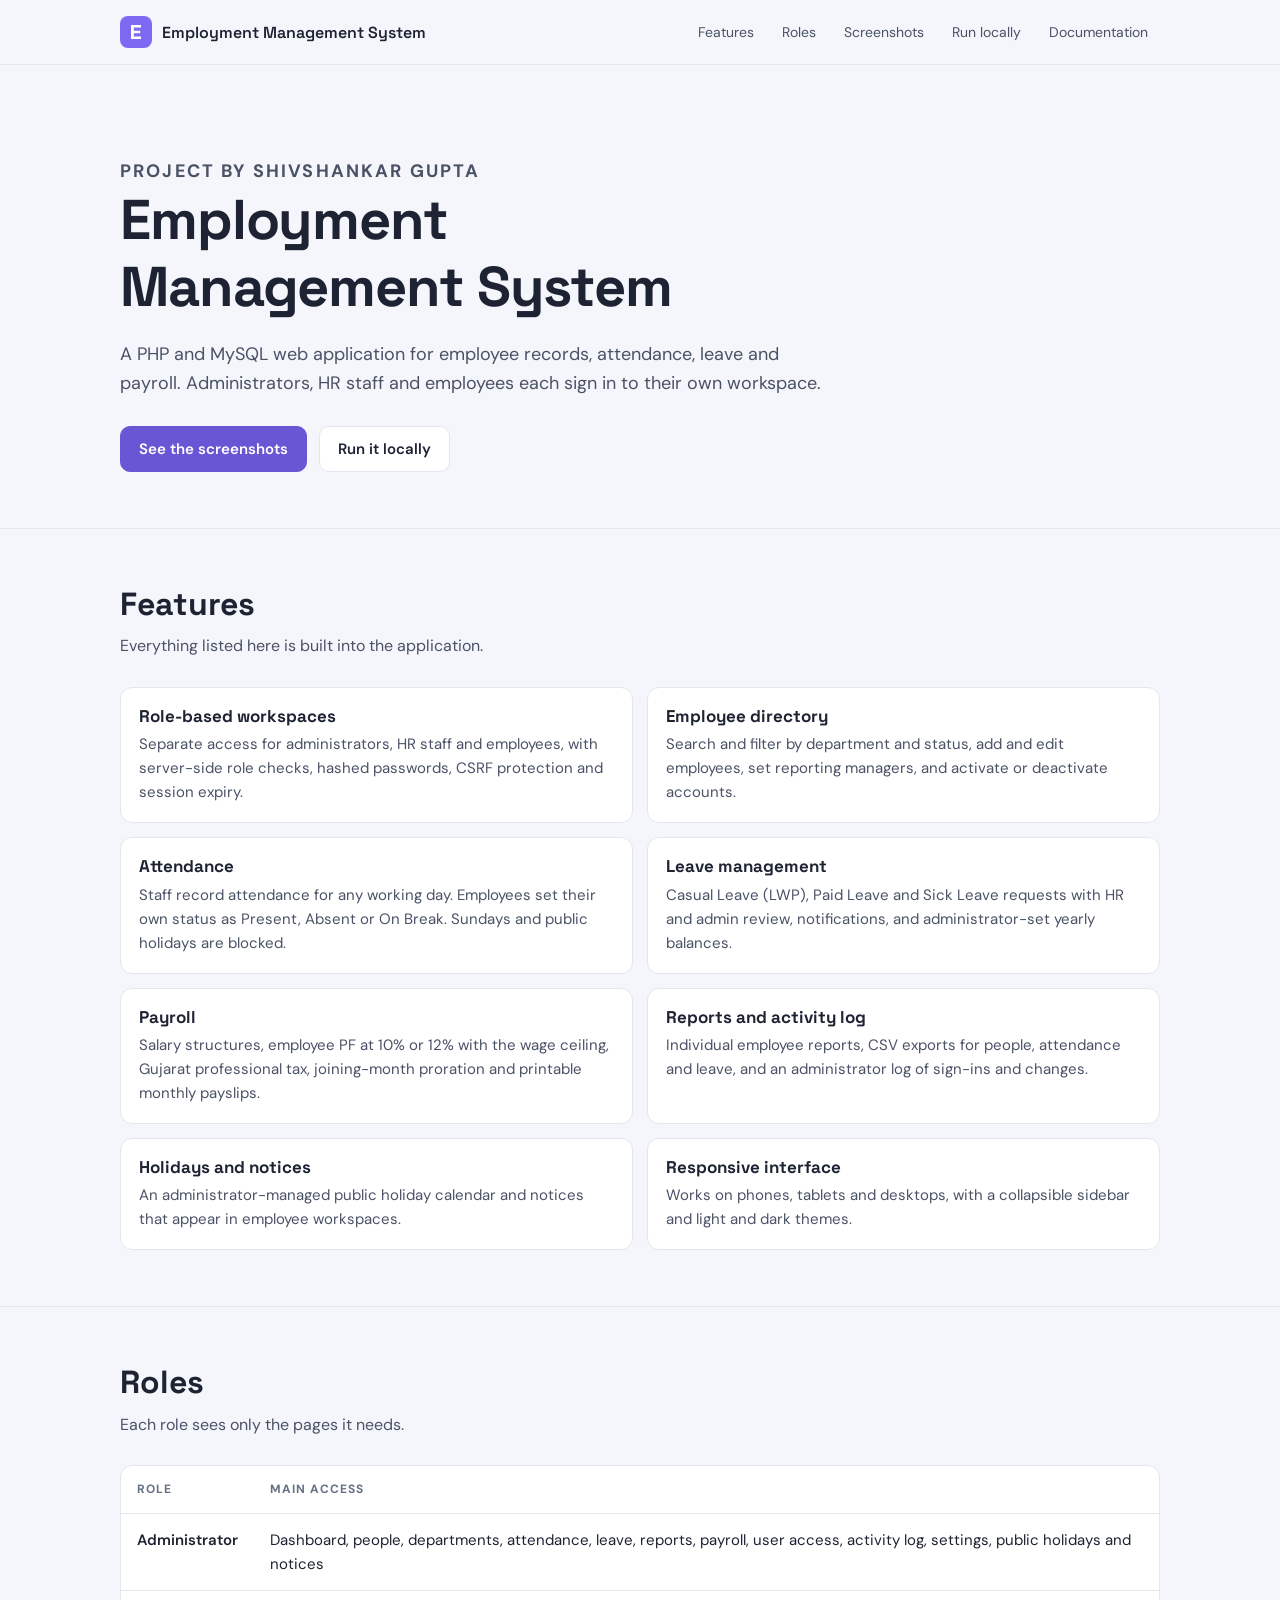
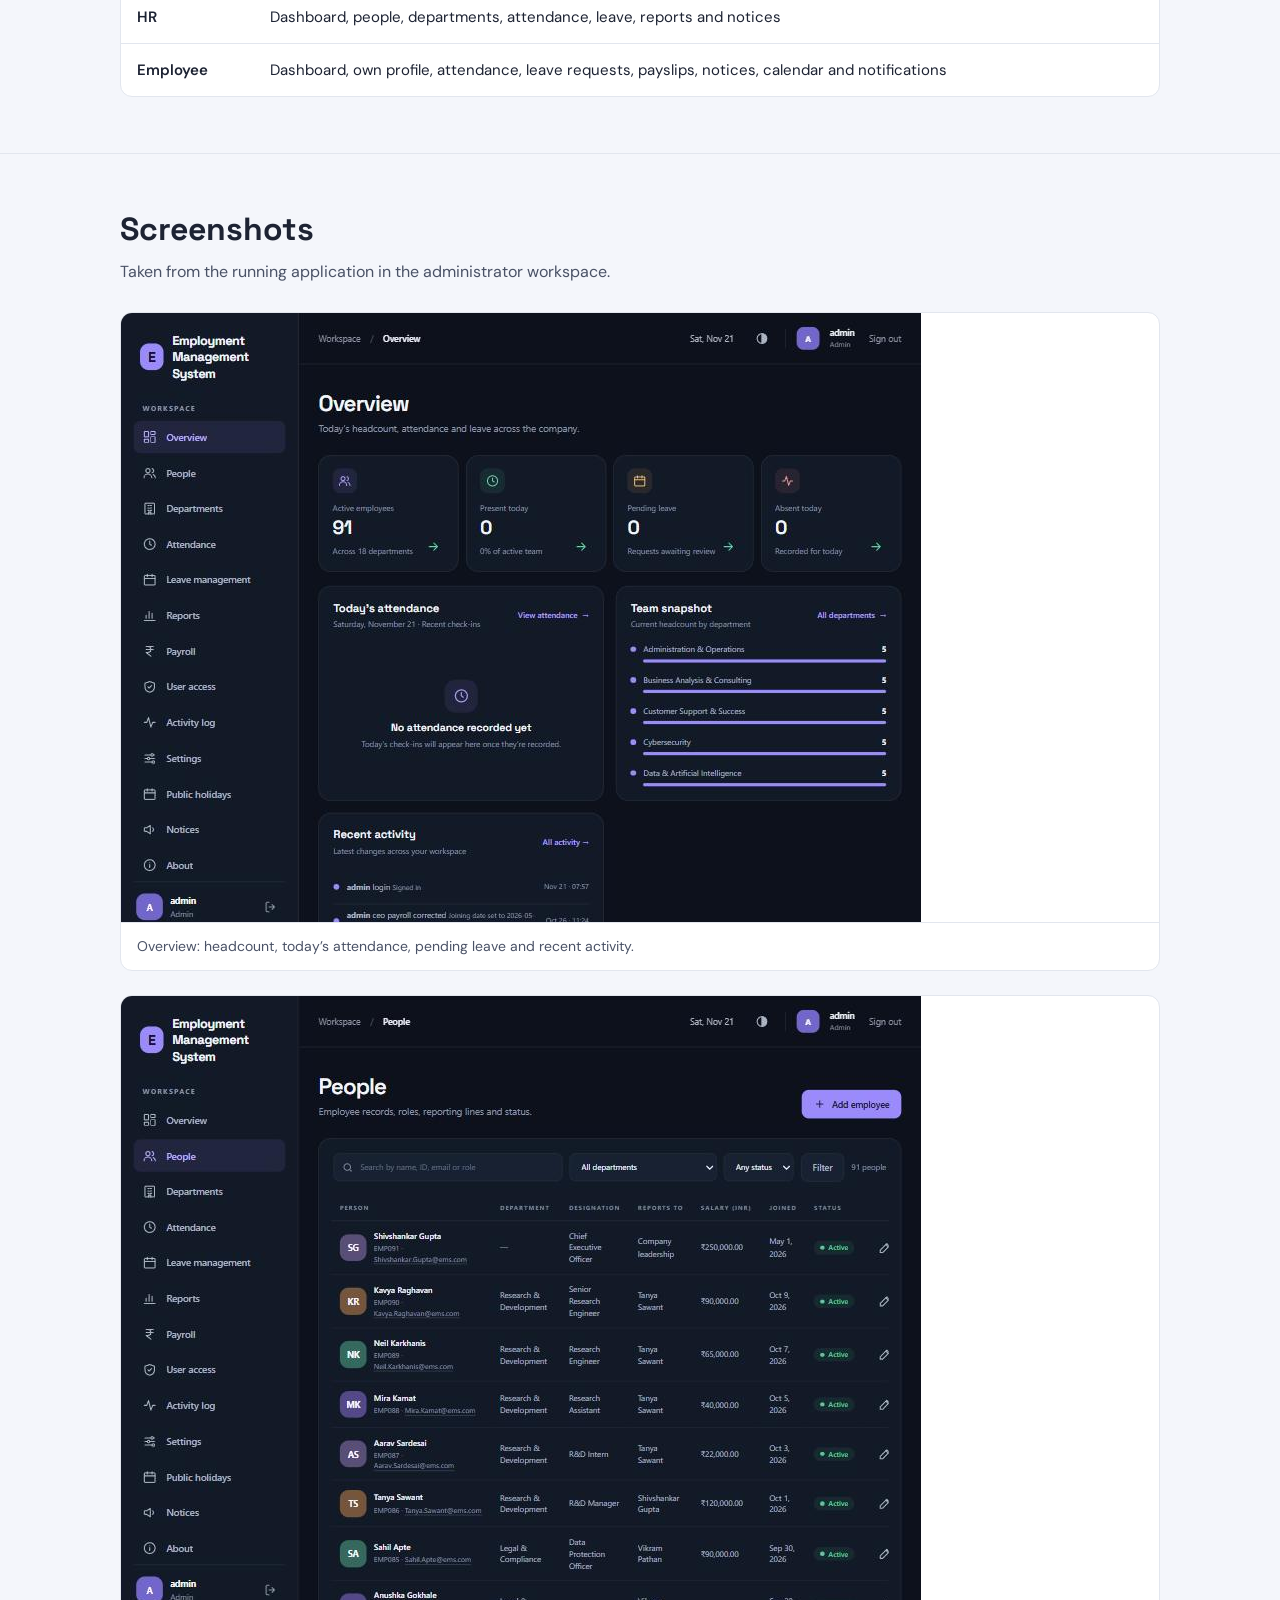
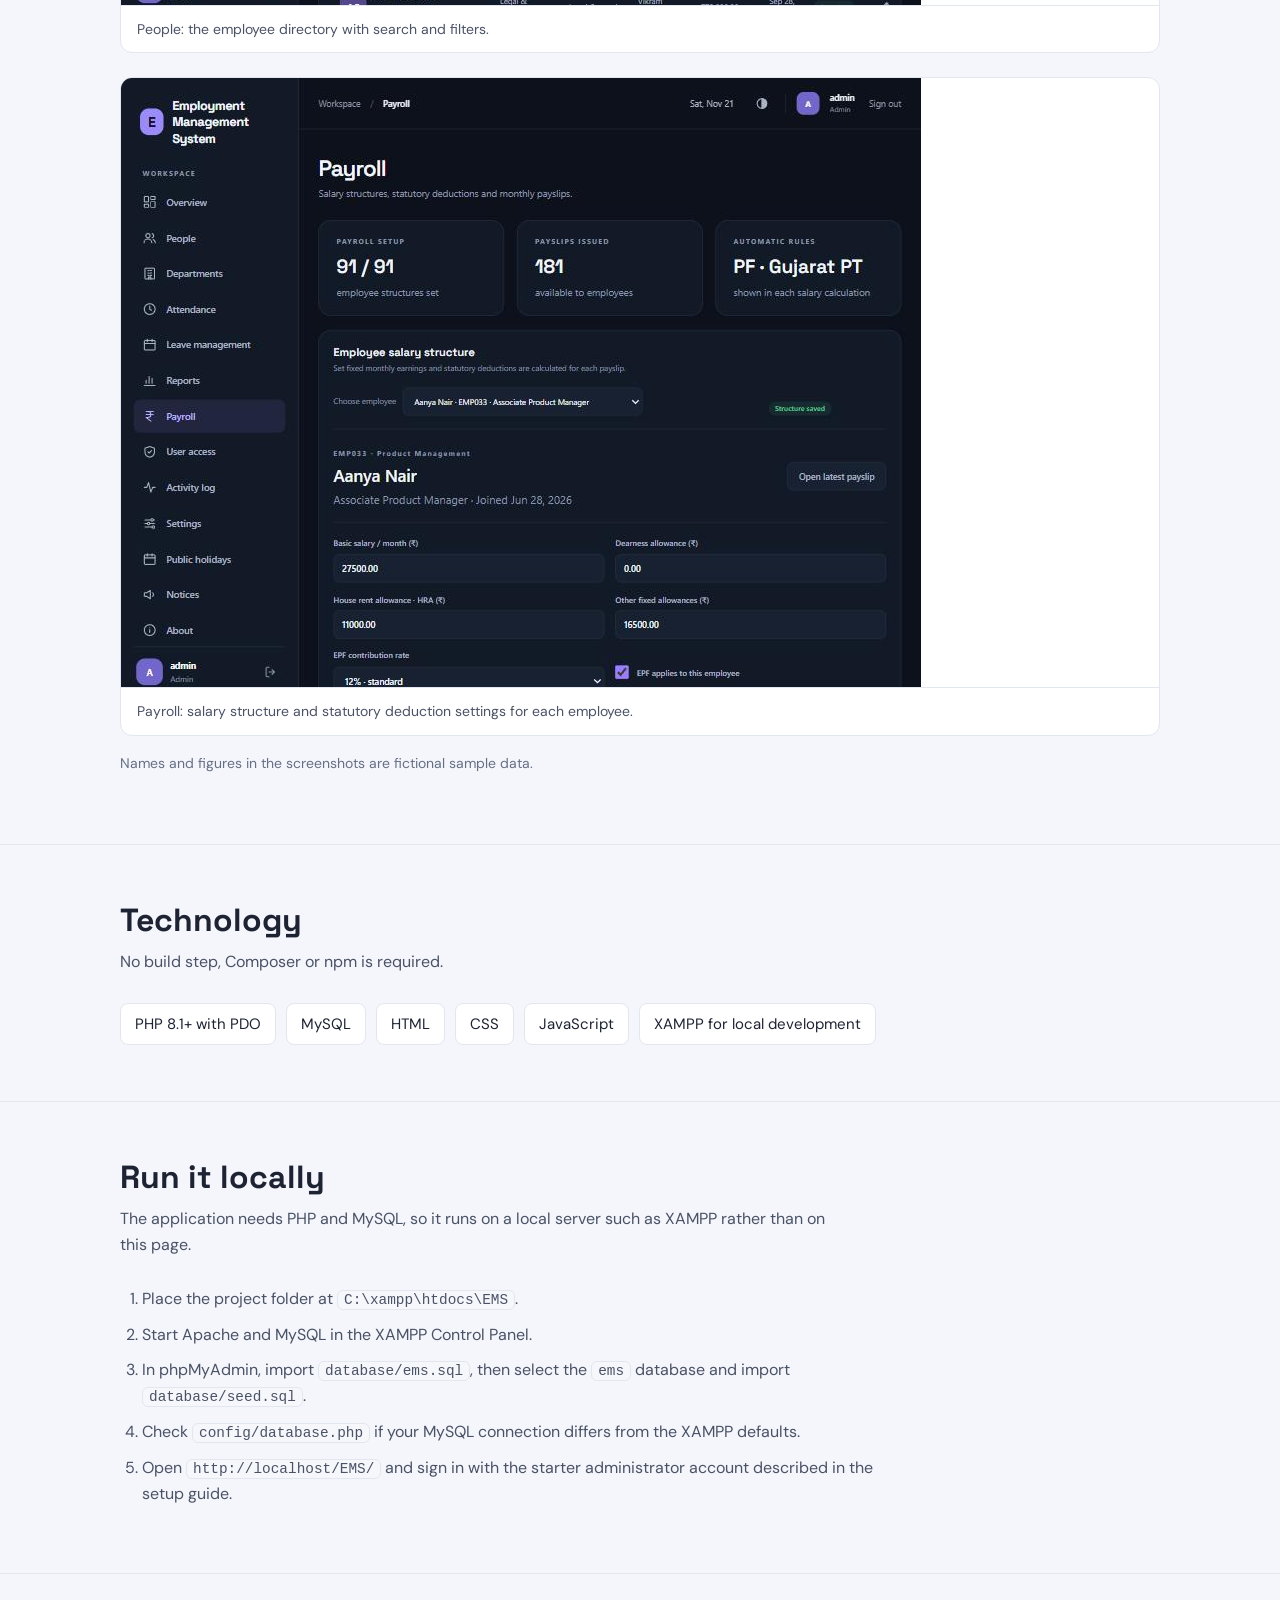
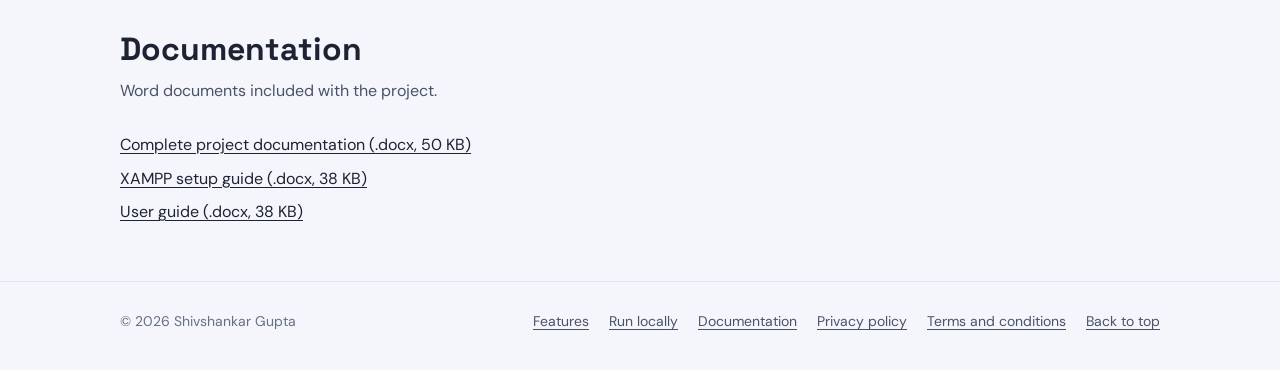
<file: index.html>
<!doctype html>
<html lang="en">
<head>
  <meta charset="utf-8">
  <meta name="viewport" content="width=device-width, initial-scale=1">
  <title>Employment Management System · Project by Shivshankar Gupta</title>
  <meta name="description" content="Employment Management System is a PHP and MySQL web application for employee records, attendance, leave and payroll, with separate workspaces for administrators, HR staff and employees.">
  <link rel="icon" href="assets/img/favicon.svg" type="image/svg+xml">
  <link rel="preconnect" href="https://fonts.googleapis.com">
  <link href="https://fonts.googleapis.com/css2?family=DM+Sans:wght@400;500;600;700&family=Space+Grotesk:wght@500;600;700&display=swap" rel="stylesheet">
  <link rel="stylesheet" href="assets/css/site.css">
</head>
<body>
<a class="skip" href="#main">Skip to content</a>
<header class="site-header">
  <div class="wrap header-row">
    <a class="brand" href="#top" aria-label="Employment Management System, back to top"><img src="assets/img/favicon.svg" alt="" width="32" height="32">Employment Management System</a>
    <button class="menu-button" id="menu-button" type="button" aria-expanded="false" aria-controls="site-nav">
      <svg viewBox="0 0 24 24" fill="none" stroke="currentColor" stroke-width="1.8" stroke-linecap="round" aria-hidden="true"><path d="M4 7h16M4 12h16M4 17h16"/></svg>
      <span>Menu</span>
    </button>
    <nav class="site-nav" id="site-nav" aria-label="Main">
      <ul>
        <li><a href="#features">Features</a></li>
        <li><a href="#roles">Roles</a></li>
        <li><a href="#screenshots">Screenshots</a></li>
        <li><a href="#run">Run locally</a></li>
        <li><a href="#docs">Documentation</a></li>
      </ul>
    </nav>
  </div>
</header>

<main id="main">
  <div id="top" class="hero">
    <div class="wrap">
      <p class="eyebrow">Project by Shivshankar Gupta</p>
      <h1>Employment Management System</h1>
      <p>A PHP and MySQL web application for employee records, attendance, leave and payroll. Administrators, HR staff and employees each sign in to their own workspace.</p>
      <div class="actions">
        <a class="button primary" href="#screenshots">See the screenshots</a>
        <a class="button" href="#run">Run it locally</a>
      </div>
    </div>
  </div>

  <section class="block" id="features" aria-labelledby="features-title">
    <div class="wrap">
      <h2 id="features-title">Features</h2>
      <p class="lead">Everything listed here is built into the application.</p>
      <ul class="feature-grid">
        <li><h3>Role-based workspaces</h3><p>Separate access for administrators, HR staff and employees, with server-side role checks, hashed passwords, CSRF protection and session expiry.</p></li>
        <li><h3>Employee directory</h3><p>Search and filter by department and status, add and edit employees, set reporting managers, and activate or deactivate accounts.</p></li>
        <li><h3>Attendance</h3><p>Staff record attendance for any working day. Employees set their own status as Present, Absent or On Break. Sundays and public holidays are blocked.</p></li>
        <li><h3>Leave management</h3><p>Casual Leave (LWP), Paid Leave and Sick Leave requests with HR and admin review, notifications, and administrator-set yearly balances.</p></li>
        <li><h3>Payroll</h3><p>Salary structures, employee PF at 10% or 12% with the wage ceiling, Gujarat professional tax, joining-month proration and printable monthly payslips.</p></li>
        <li><h3>Reports and activity log</h3><p>Individual employee reports, CSV exports for people, attendance and leave, and an administrator log of sign-ins and changes.</p></li>
        <li><h3>Holidays and notices</h3><p>An administrator-managed public holiday calendar and notices that appear in employee workspaces.</p></li>
        <li><h3>Responsive interface</h3><p>Works on phones, tablets and desktops, with a collapsible sidebar and light and dark themes.</p></li>
      </ul>
    </div>
  </section>

  <section class="block" id="roles" aria-labelledby="roles-title">
    <div class="wrap">
      <h2 id="roles-title">Roles</h2>
      <p class="lead">Each role sees only the pages it needs.</p>
      <div class="table-wrap">
        <table>
          <thead><tr><th scope="col">Role</th><th scope="col">Main access</th></tr></thead>
          <tbody>
            <tr><td>Administrator</td><td>Dashboard, people, departments, attendance, leave, reports, payroll, user access, activity log, settings, public holidays and notices</td></tr>
            <tr><td>HR</td><td>Dashboard, people, departments, attendance, leave, reports and notices</td></tr>
            <tr><td>Employee</td><td>Dashboard, own profile, attendance, leave requests, payslips, notices, calendar and notifications</td></tr>
          </tbody>
        </table>
      </div>
    </div>
  </section>

  <section class="block" id="screenshots" aria-labelledby="screens-title">
    <div class="wrap">
      <h2 id="screens-title">Screenshots</h2>
      <p class="lead">Taken from the running application in the administrator workspace.</p>
      <div class="shots">
        <figure><img src="assets/img/screen-dashboard.jpg" width="800" height="609" loading="lazy" alt="Administrator overview page showing active employees, attendance, pending leave, team headcount by department and recent activity."><figcaption>Overview: headcount, today’s attendance, pending leave and recent activity.</figcaption></figure>
        <figure><img src="assets/img/screen-people.jpg" width="800" height="609" loading="lazy" alt="People page listing employees with department, designation, manager, salary, joining date and status."><figcaption>People: the employee directory with search and filters.</figcaption></figure>
        <figure><img src="assets/img/screen-payroll.jpg" width="800" height="609" loading="lazy" alt="Payroll page showing payroll setup totals and an employee salary structure form."><figcaption>Payroll: salary structure and statutory deduction settings for each employee.</figcaption></figure>
      </div>
      <p class="note">Names and figures in the screenshots are fictional sample data.</p>
    </div>
  </section>

  <section class="block" id="tech" aria-labelledby="tech-title">
    <div class="wrap">
      <h2 id="tech-title">Technology</h2>
      <p class="lead">No build step, Composer or npm is required.</p>
      <ul class="tech">
        <li>PHP 8.1+ with PDO</li>
        <li>MySQL</li>
        <li>HTML</li>
        <li>CSS</li>
        <li>JavaScript</li>
        <li>XAMPP for local development</li>
      </ul>
    </div>
  </section>

  <section class="block" id="run" aria-labelledby="run-title">
    <div class="wrap">
      <h2 id="run-title">Run it locally</h2>
      <p class="lead">The application needs PHP and MySQL, so it runs on a local server such as XAMPP rather than on this page.</p>
      <ol class="steps">
        <li>Place the project folder at <code>C:\xampp\htdocs\EMS</code>.</li>
        <li>Start Apache and MySQL in the XAMPP Control Panel.</li>
        <li>In phpMyAdmin, import <code>database/ems.sql</code>, then select the <code>ems</code> database and import <code>database/seed.sql</code>.</li>
        <li>Check <code>config/database.php</code> if your MySQL connection differs from the XAMPP defaults.</li>
        <li>Open <code>http://localhost/EMS/</code> and sign in with the starter administrator account described in the setup guide.</li>
      </ol>
    </div>
  </section>

  <section class="block" id="docs" aria-labelledby="docs-title">
    <div class="wrap">
      <h2 id="docs-title">Documentation</h2>
      <p class="lead">Word documents included with the project.</p>
      <ul class="doc-list">
        <li><a href="docs/EMS_Complete_Project_Documentation.docx">Complete project documentation (.docx, 50 KB)</a></li>
        <li><a href="docs/EMS_XAMPP_Setup_Guide.docx">XAMPP setup guide (.docx, 38 KB)</a></li>
        <li><a href="docs/EMS_User_Guide.docx">User guide (.docx, 38 KB)</a></li>
      </ul>
    </div>
  </section>
</main>

<footer class="site-footer">
  <div class="wrap footer-row">
    <span>© <span id="year">2026</span> Shivshankar Gupta</span>
    <nav aria-label="Footer">
      <a href="#features">Features</a>
      <a href="#run">Run locally</a>
      <a href="#docs">Documentation</a>
      <a href="privacy.html">Privacy policy</a>
      <a href="terms.html">Terms and conditions</a>
      <a href="#top">Back to top</a>
    </nav>
  </div>
</footer>

<script>
  (function(){
    var button=document.getElementById('menu-button'),nav=document.getElementById('site-nav');
    function setOpen(open){nav.classList.toggle('open',open);button.setAttribute('aria-expanded',open?'true':'false')}
    button.addEventListener('click',function(){setOpen(!nav.classList.contains('open'))});
    nav.addEventListener('click',function(e){if(e.target.closest('a'))setOpen(false)});
    document.addEventListener('keydown',function(e){if(e.key==='Escape')setOpen(false)});
    window.addEventListener('resize',function(){if(window.innerWidth>760)setOpen(false)});
    document.getElementById('year').textContent=new Date().getFullYear();
  })();
</script>
</body>
</html>
</file>
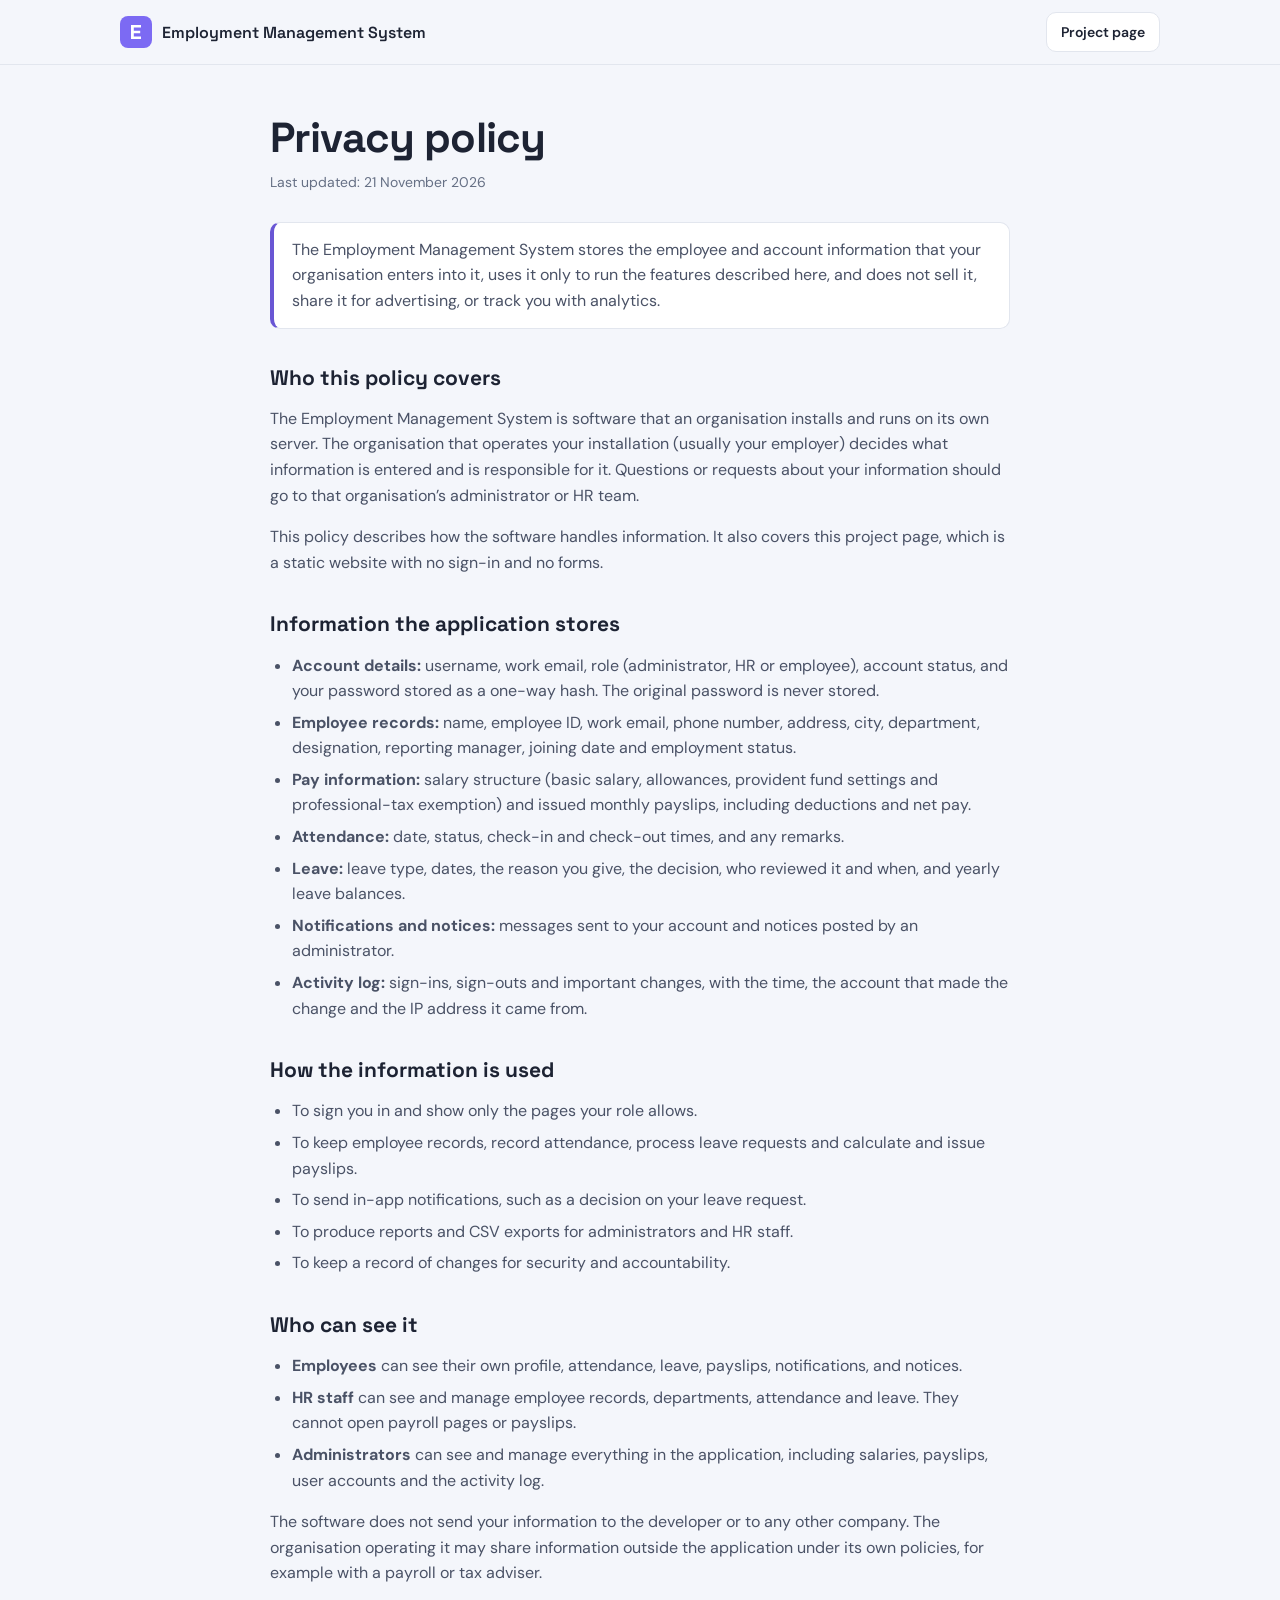
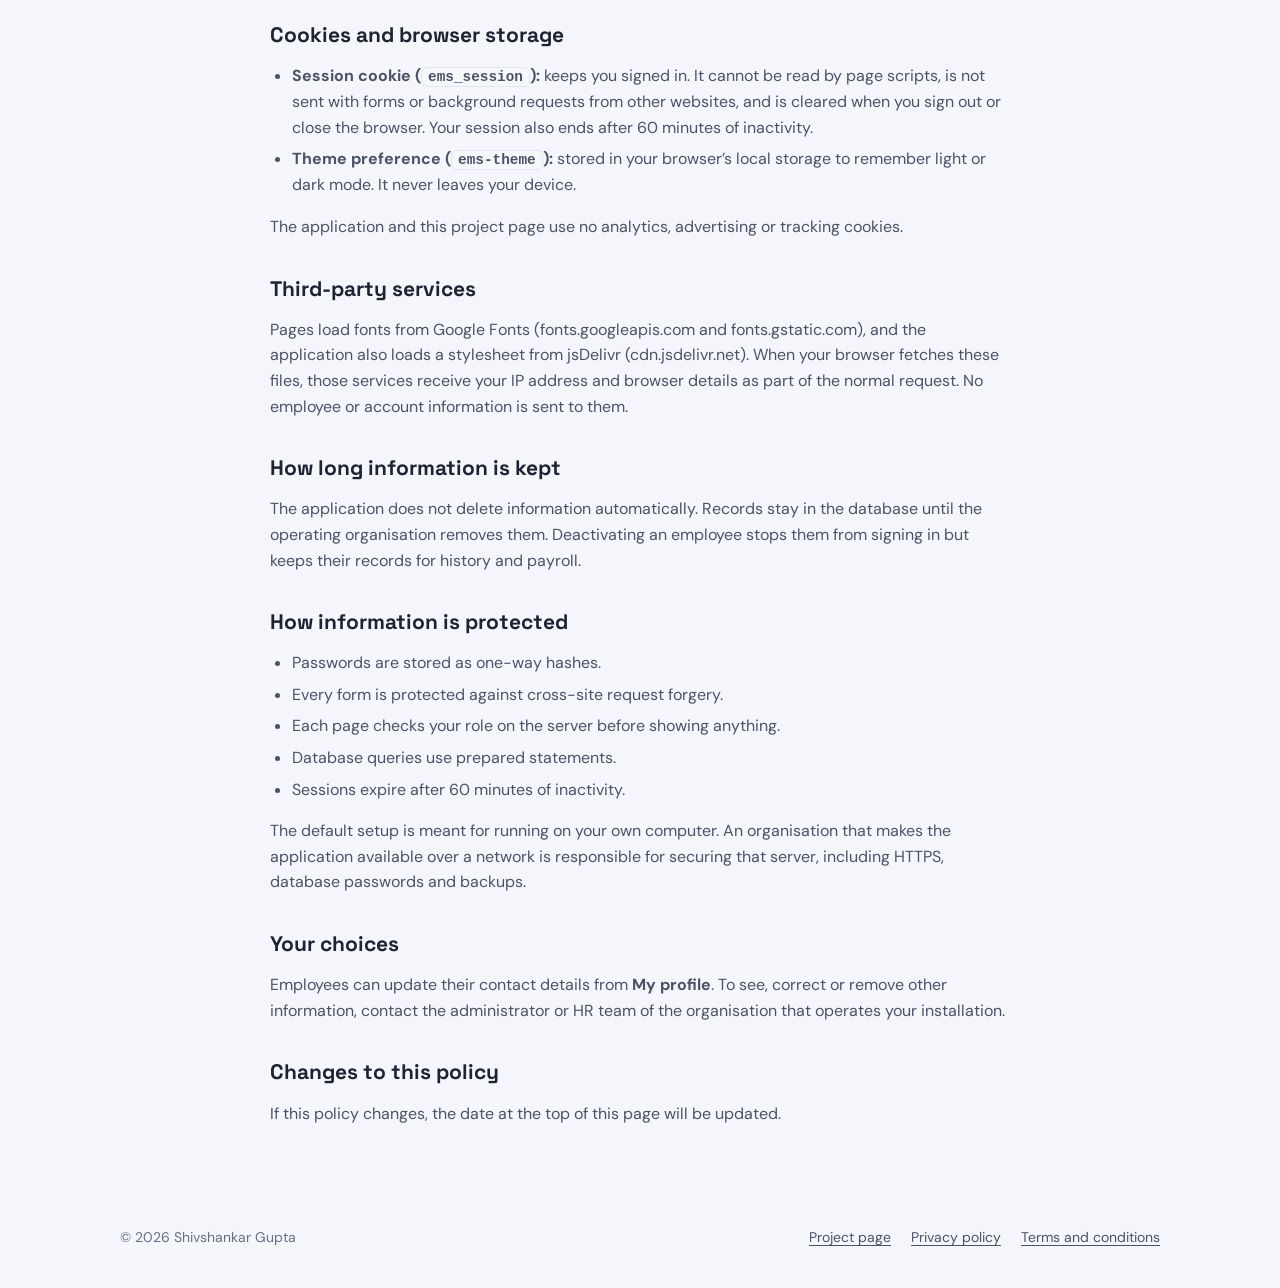
<file: privacy.html>
<!doctype html>
<html lang="en">
<head>
  <meta charset="utf-8">
  <meta name="viewport" content="width=device-width, initial-scale=1">
  <title>Privacy policy · Employment Management System</title>
  <meta name="description" content="How the Employment Management System collects, uses, stores and protects employee and account information.">
  <link rel="icon" href="assets/img/favicon.svg" type="image/svg+xml">
  <link rel="preconnect" href="https://fonts.googleapis.com">
  <link href="https://fonts.googleapis.com/css2?family=DM+Sans:wght@400;500;600;700&family=Space+Grotesk:wght@500;600;700&display=swap" rel="stylesheet">
  <link rel="stylesheet" href="assets/css/site.css">
</head>
<body>
<a class="skip" href="#main">Skip to content</a>
<header class="site-header">
  <div class="wrap header-row">
    <a class="brand" href="index.html" aria-label="Employment Management System, project page"><img src="assets/img/favicon.svg" alt="" width="32" height="32">Employment Management System</a>
    <nav aria-label="Main"><a class="button" href="index.html">Project page</a></nav>
  </div>
</header>

<main id="main" class="legal">
  <div class="wrap">
    <h1>Privacy policy</h1>
    <p class="updated">Last updated: 21 November 2026</p>

    <div class="summary"><p>The Employment Management System stores the employee and account information that your organisation enters into it, uses it only to run the features described here, and does not sell it, share it for advertising, or track you with analytics.</p></div>

    <h2>Who this policy covers</h2>
    <p>The Employment Management System is software that an organisation installs and runs on its own server. The organisation that operates your installation (usually your employer) decides what information is entered and is responsible for it. Questions or requests about your information should go to that organisation’s administrator or HR team.</p>
    <p>This policy describes how the software handles information. It also covers this project page, which is a static website with no sign-in and no forms.</p>

    <h2>Information the application stores</h2>
    <ul>
      <li><b>Account details:</b> username, work email, role (administrator, HR or employee), account status, and your password stored as a one-way hash. The original password is never stored.</li>
      <li><b>Employee records:</b> name, employee ID, work email, phone number, address, city, department, designation, reporting manager, joining date and employment status.</li>
      <li><b>Pay information:</b> salary structure (basic salary, allowances, provident fund settings and professional-tax exemption) and issued monthly payslips, including deductions and net pay.</li>
      <li><b>Attendance:</b> date, status, check-in and check-out times, and any remarks.</li>
      <li><b>Leave:</b> leave type, dates, the reason you give, the decision, who reviewed it and when, and yearly leave balances.</li>
      <li><b>Notifications and notices:</b> messages sent to your account and notices posted by an administrator.</li>
      <li><b>Activity log:</b> sign-ins, sign-outs and important changes, with the time, the account that made the change and the IP address it came from.</li>
    </ul>

    <h2>How the information is used</h2>
    <ul>
      <li>To sign you in and show only the pages your role allows.</li>
      <li>To keep employee records, record attendance, process leave requests and calculate and issue payslips.</li>
      <li>To send in-app notifications, such as a decision on your leave request.</li>
      <li>To produce reports and CSV exports for administrators and HR staff.</li>
      <li>To keep a record of changes for security and accountability.</li>
    </ul>

    <h2>Who can see it</h2>
    <ul>
      <li><b>Employees</b> can see their own profile, attendance, leave, payslips, notifications, and notices.</li>
      <li><b>HR staff</b> can see and manage employee records, departments, attendance and leave. They cannot open payroll pages or payslips.</li>
      <li><b>Administrators</b> can see and manage everything in the application, including salaries, payslips, user accounts and the activity log.</li>
    </ul>
    <p>The software does not send your information to the developer or to any other company. The organisation operating it may share information outside the application under its own policies, for example with a payroll or tax adviser.</p>

    <h2>Cookies and browser storage</h2>
    <ul>
      <li><b>Session cookie (<code>ems_session</code>):</b> keeps you signed in. It cannot be read by page scripts, is not sent with forms or background requests from other websites, and is cleared when you sign out or close the browser. Your session also ends after 60 minutes of inactivity.</li>
      <li><b>Theme preference (<code>ems-theme</code>):</b> stored in your browser’s local storage to remember light or dark mode. It never leaves your device.</li>
    </ul>
    <p>The application and this project page use no analytics, advertising or tracking cookies.</p>

    <h2>Third-party services</h2>
    <p>Pages load fonts from Google Fonts (fonts.googleapis.com and fonts.gstatic.com), and the application also loads a stylesheet from jsDelivr (cdn.jsdelivr.net). When your browser fetches these files, those services receive your IP address and browser details as part of the normal request. No employee or account information is sent to them.</p>

    <h2>How long information is kept</h2>
    <p>The application does not delete information automatically. Records stay in the database until the operating organisation removes them. Deactivating an employee stops them from signing in but keeps their records for history and payroll.</p>

    <h2>How information is protected</h2>
    <ul>
      <li>Passwords are stored as one-way hashes.</li>
      <li>Every form is protected against cross-site request forgery.</li>
      <li>Each page checks your role on the server before showing anything.</li>
      <li>Database queries use prepared statements.</li>
      <li>Sessions expire after 60 minutes of inactivity.</li>
    </ul>
    <p>The default setup is meant for running on your own computer. An organisation that makes the application available over a network is responsible for securing that server, including HTTPS, database passwords and backups.</p>

    <h2>Your choices</h2>
    <p>Employees can update their contact details from <b>My profile</b>. To see, correct or remove other information, contact the administrator or HR team of the organisation that operates your installation.</p>

    <h2>Changes to this policy</h2>
    <p>If this policy changes, the date at the top of this page will be updated.</p>
  </div>
</main>

<footer class="site-footer">
  <div class="wrap footer-row">
    <span>© <span id="year">2026</span> Shivshankar Gupta</span>
    <nav aria-label="Footer">
      <a href="index.html">Project page</a>
      <a href="privacy.html" aria-current="page">Privacy policy</a>
      <a href="terms.html">Terms and conditions</a>
    </nav>
  </div>
</footer>
<script>document.getElementById('year').textContent=new Date().getFullYear();</script>
</body>
</html>
</file>
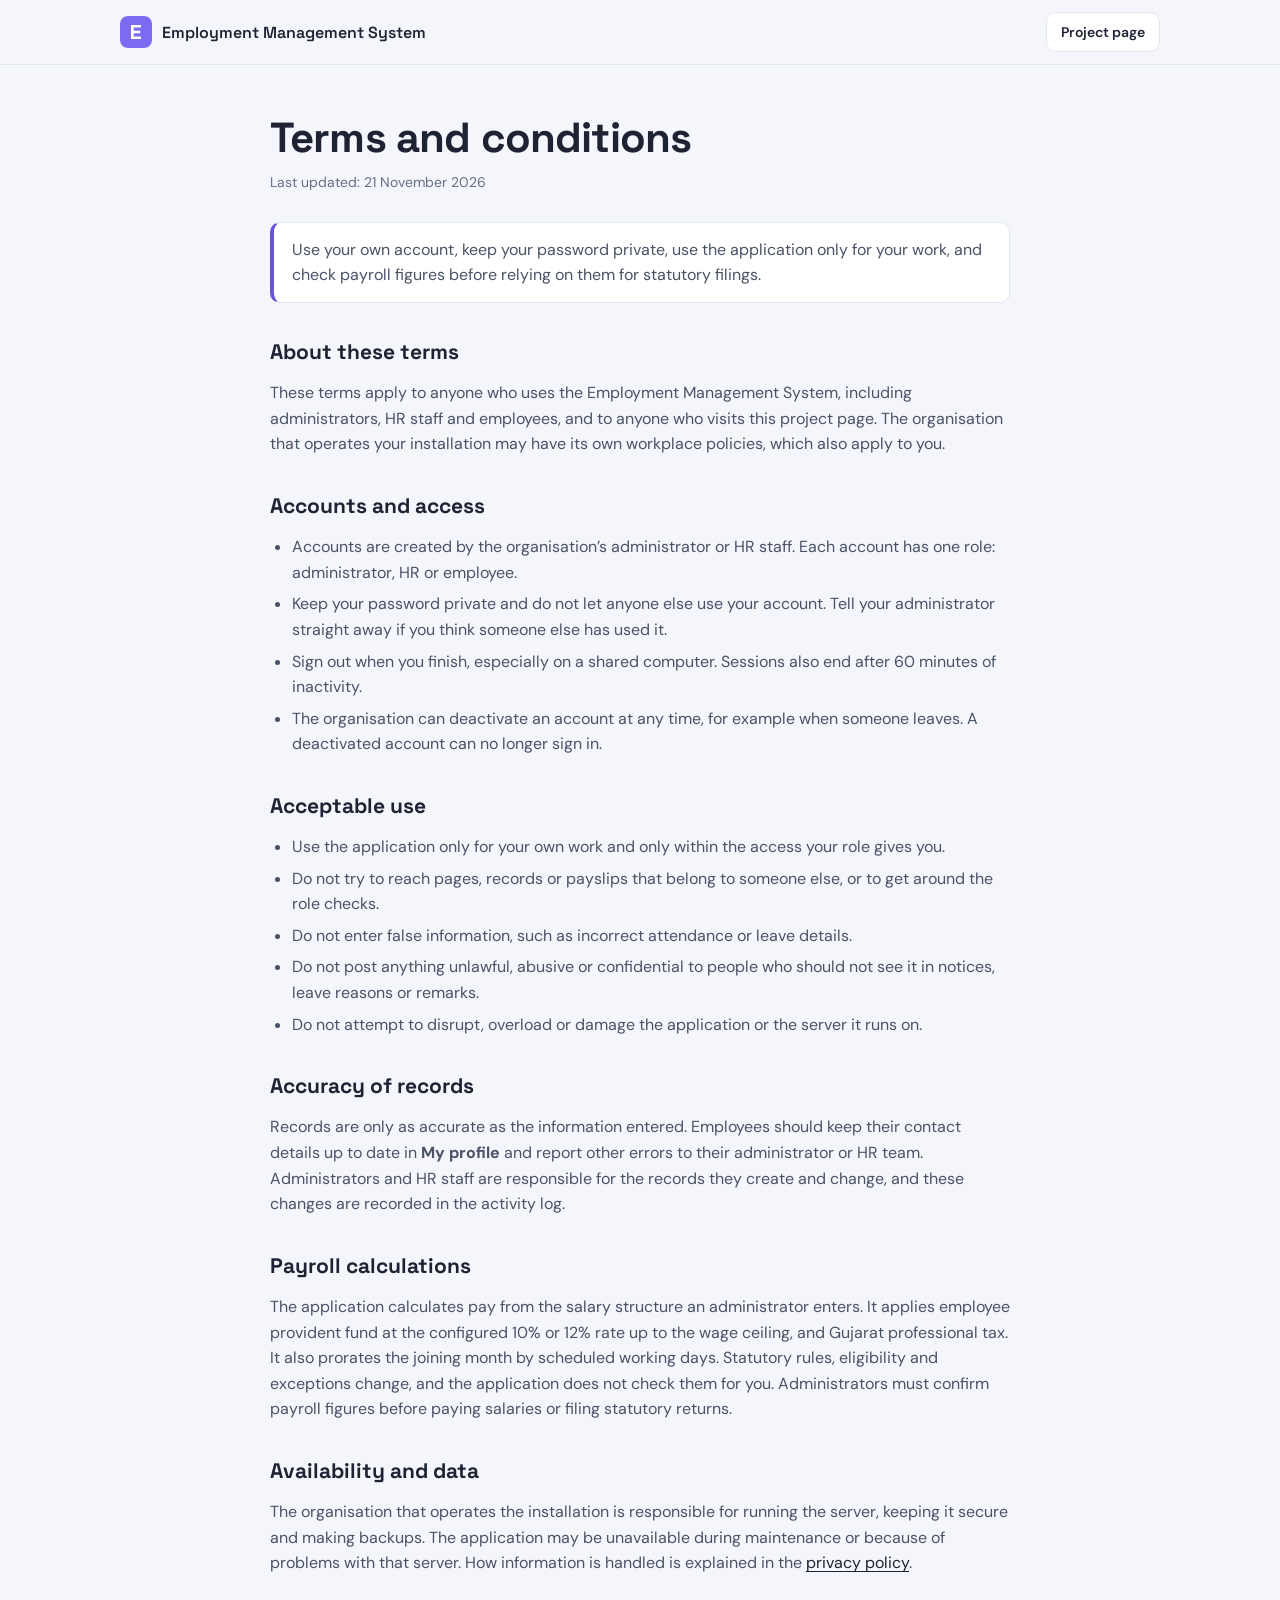
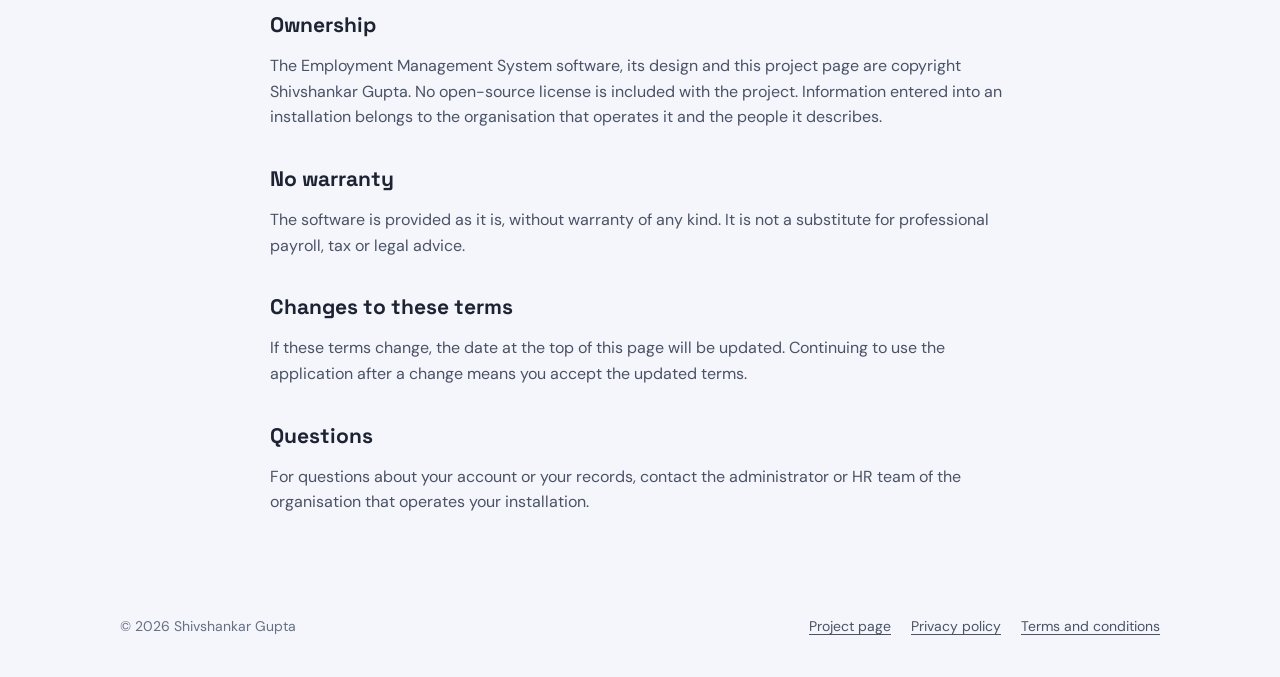
<file: terms.html>
<!doctype html>
<html lang="en">
<head>
  <meta charset="utf-8">
  <meta name="viewport" content="width=device-width, initial-scale=1">
  <title>Terms and conditions · Employment Management System</title>
  <meta name="description" content="Terms for using the Employment Management System, including accounts, acceptable use, payroll calculations and ownership.">
  <link rel="icon" href="assets/img/favicon.svg" type="image/svg+xml">
  <link rel="preconnect" href="https://fonts.googleapis.com">
  <link href="https://fonts.googleapis.com/css2?family=DM+Sans:wght@400;500;600;700&family=Space+Grotesk:wght@500;600;700&display=swap" rel="stylesheet">
  <link rel="stylesheet" href="assets/css/site.css">
</head>
<body>
<a class="skip" href="#main">Skip to content</a>
<header class="site-header">
  <div class="wrap header-row">
    <a class="brand" href="index.html" aria-label="Employment Management System, project page"><img src="assets/img/favicon.svg" alt="" width="32" height="32">Employment Management System</a>
    <nav aria-label="Main"><a class="button" href="index.html">Project page</a></nav>
  </div>
</header>

<main id="main" class="legal">
  <div class="wrap">
    <h1>Terms and conditions</h1>
    <p class="updated">Last updated: 21 November 2026</p>

    <div class="summary"><p>Use your own account, keep your password private, use the application only for your work, and check payroll figures before relying on them for statutory filings.</p></div>

    <h2>About these terms</h2>
    <p>These terms apply to anyone who uses the Employment Management System, including administrators, HR staff and employees, and to anyone who visits this project page. The organisation that operates your installation may have its own workplace policies, which also apply to you.</p>

    <h2>Accounts and access</h2>
    <ul>
      <li>Accounts are created by the organisation’s administrator or HR staff. Each account has one role: administrator, HR or employee.</li>
      <li>Keep your password private and do not let anyone else use your account. Tell your administrator straight away if you think someone else has used it.</li>
      <li>Sign out when you finish, especially on a shared computer. Sessions also end after 60 minutes of inactivity.</li>
      <li>The organisation can deactivate an account at any time, for example when someone leaves. A deactivated account can no longer sign in.</li>
    </ul>

    <h2>Acceptable use</h2>
    <ul>
      <li>Use the application only for your own work and only within the access your role gives you.</li>
      <li>Do not try to reach pages, records or payslips that belong to someone else, or to get around the role checks.</li>
      <li>Do not enter false information, such as incorrect attendance or leave details.</li>
      <li>Do not post anything unlawful, abusive or confidential to people who should not see it in notices, leave reasons or remarks.</li>
      <li>Do not attempt to disrupt, overload or damage the application or the server it runs on.</li>
    </ul>

    <h2>Accuracy of records</h2>
    <p>Records are only as accurate as the information entered. Employees should keep their contact details up to date in <b>My profile</b> and report other errors to their administrator or HR team. Administrators and HR staff are responsible for the records they create and change, and these changes are recorded in the activity log.</p>

    <h2>Payroll calculations</h2>
    <p>The application calculates pay from the salary structure an administrator enters. It applies employee provident fund at the configured 10% or 12% rate up to the wage ceiling, and Gujarat professional tax. It also prorates the joining month by scheduled working days. Statutory rules, eligibility and exceptions change, and the application does not check them for you. Administrators must confirm payroll figures before paying salaries or filing statutory returns.</p>

    <h2>Availability and data</h2>
    <p>The organisation that operates the installation is responsible for running the server, keeping it secure and making backups. The application may be unavailable during maintenance or because of problems with that server. How information is handled is explained in the <a href="privacy.html">privacy policy</a>.</p>

    <h2>Ownership</h2>
    <p>The Employment Management System software, its design and this project page are copyright Shivshankar Gupta. No open-source license is included with the project. Information entered into an installation belongs to the organisation that operates it and the people it describes.</p>

    <h2>No warranty</h2>
    <p>The software is provided as it is, without warranty of any kind. It is not a substitute for professional payroll, tax or legal advice.</p>

    <h2>Changes to these terms</h2>
    <p>If these terms change, the date at the top of this page will be updated. Continuing to use the application after a change means you accept the updated terms.</p>

    <h2>Questions</h2>
    <p>For questions about your account or your records, contact the administrator or HR team of the organisation that operates your installation.</p>
  </div>
</main>

<footer class="site-footer">
  <div class="wrap footer-row">
    <span>© <span id="year">2026</span> Shivshankar Gupta</span>
    <nav aria-label="Footer">
      <a href="index.html">Project page</a>
      <a href="privacy.html">Privacy policy</a>
      <a href="terms.html" aria-current="page">Terms and conditions</a>
    </nav>
  </div>
</footer>
<script>document.getElementById('year').textContent=new Date().getFullYear();</script>
</body>
</html>
</file>
<file: assets/css/site.css>
:root{color-scheme:dark;--bg:#0d111b;--panel:#131a27;--panel2:#172131;--line:#252e3e;--text:#f2f5fa;--muted:#8f9ab0;--soft:#b3bccb;--accent:#9b8afb;--accent-ink:#171329}
@media (prefers-color-scheme: light){:root{color-scheme:light;--bg:#f4f6fb;--panel:#ffffff;--panel2:#f6f7fb;--line:#e2e6ee;--text:#1d2333;--muted:#667085;--soft:#4a5266;--accent:#6956d4;--accent-ink:#ffffff}}
*{box-sizing:border-box}
html{scroll-padding-top:72px}
body{margin:0;background:var(--bg);color:var(--text);font:16px/1.6 'DM Sans',system-ui,-apple-system,'Segoe UI',sans-serif;overflow-x:hidden}
img{max-width:100%;height:auto;display:block}
a{color:inherit}
h1,h2,h3{font-family:'Space Grotesk','DM Sans',sans-serif;line-height:1.2;margin:0}
.wrap{width:min(1080px,100%);margin:0 auto;padding:0 20px}
.skip{position:absolute;left:-999px;top:8px;background:var(--panel);padding:8px 12px;border-radius:8px;z-index:20}.skip:focus{left:12px}
a:focus-visible,button:focus-visible{outline:2px solid var(--accent);outline-offset:3px;border-radius:4px}

.site-header{position:sticky;top:0;z-index:10;background:var(--bg);border-bottom:1px solid var(--line)}
.header-row{display:flex;align-items:center;justify-content:space-between;gap:16px;height:64px}
.brand{display:flex;align-items:center;gap:10px;text-decoration:none;font:600 16px 'Space Grotesk',sans-serif}
.brand img{width:32px;height:32px}
.menu-button{display:none;align-items:center;gap:8px;border:1px solid var(--line);background:var(--panel);color:var(--text);border-radius:8px;padding:8px 12px;font:inherit;font-size:14px;cursor:pointer}
.menu-button svg{width:18px;height:18px}
.site-nav ul{display:flex;gap:4px;list-style:none;margin:0;padding:0}
.site-nav a{display:block;padding:8px 12px;border-radius:8px;text-decoration:none;color:var(--soft);font-size:14px}
.site-nav a:hover{background:var(--panel);color:var(--text)}

.hero{padding:72px 0 56px;border-bottom:1px solid var(--line)}
.eyebrow{font-size:12px;font-weight:700;letter-spacing:.12em;text-transform:uppercase;color:var(--accent);margin:0 0 12px}
.hero h1{font-size:clamp(34px,6vw,56px);letter-spacing:-.02em;max-width:16ch}
.hero p{color:var(--soft);font-size:18px;max-width:60ch;margin:20px 0 0}
.actions{display:flex;flex-wrap:wrap;gap:12px;margin-top:28px}
.button{display:inline-flex;align-items:center;justify-content:center;min-height:44px;padding:10px 18px;border-radius:10px;font-weight:600;font-size:15px;text-decoration:none;border:1px solid var(--line);background:var(--panel);color:var(--text)}
.button.primary{background:var(--accent);border-color:var(--accent);color:var(--accent-ink)}
.button:hover{border-color:var(--accent)}

section.block{padding:56px 0;border-bottom:1px solid var(--line)}
.block h2{font-size:clamp(24px,3.5vw,32px);margin-bottom:10px}
.lead{color:var(--soft);max-width:65ch;margin:0 0 28px}
.feature-grid{display:grid;grid-template-columns:repeat(2,minmax(0,1fr));gap:14px;list-style:none;margin:0;padding:0}
.feature-grid li{background:var(--panel);border:1px solid var(--line);border-radius:12px;padding:18px}
.feature-grid h3{font-size:17px;margin-bottom:6px}
.feature-grid p{margin:0;color:var(--soft);font-size:15px}

.table-wrap{overflow-x:auto;border:1px solid var(--line);border-radius:12px;background:var(--panel)}
table{width:100%;border-collapse:collapse;min-width:520px}
th,td{text-align:left;padding:14px 16px;border-bottom:1px solid var(--line);vertical-align:top;font-size:15px}
th{font-size:12px;letter-spacing:.08em;text-transform:uppercase;color:var(--muted)}
tbody tr:last-child td{border-bottom:0}
td:first-child{font-weight:600;white-space:nowrap}

.shots{display:grid;gap:24px}
figure{margin:0;background:var(--panel);border:1px solid var(--line);border-radius:12px;overflow:hidden}
figcaption{padding:12px 16px;color:var(--soft);font-size:14px;border-top:1px solid var(--line)}
.note{color:var(--muted);font-size:14px;margin-top:16px}

.tech{display:flex;flex-wrap:wrap;gap:10px;list-style:none;margin:0;padding:0}
.tech li{border:1px solid var(--line);background:var(--panel);border-radius:8px;padding:8px 14px;font-size:15px}
ol.steps{margin:0;padding-left:22px;max-width:70ch}
ol.steps li{margin-bottom:10px;color:var(--soft)}
code{font-family:ui-monospace,SFMono-Regular,Consolas,monospace;font-size:.9em;background:var(--panel2);border:1px solid var(--line);border-radius:6px;padding:1px 6px;overflow-wrap:anywhere}
.doc-list{list-style:none;margin:0;padding:0;display:grid;gap:8px}
.doc-list a{color:var(--text);text-decoration:underline;text-underline-offset:3px}

.site-footer{padding:28px 0 40px;color:var(--muted);font-size:14px}
.footer-row{display:flex;flex-wrap:wrap;justify-content:space-between;gap:12px 24px}
.footer-row nav{display:flex;flex-wrap:wrap;gap:8px 20px}
.footer-row a{color:var(--soft);text-underline-offset:3px}

@media (max-width:760px){
  .menu-button{display:inline-flex}
  .site-nav{display:none;position:absolute;left:0;right:0;top:64px;background:var(--bg);border-bottom:1px solid var(--line);padding:8px 20px 16px}
  .site-nav.open{display:block}
  .site-nav ul{flex-direction:column}
  .site-nav a{padding:12px;font-size:16px}
  .hero{padding:48px 0 40px}
  .hero p{font-size:17px}
  .feature-grid{grid-template-columns:1fr}
  section.block{padding:44px 0}
  .actions .button{flex:1 1 100%}
}

/* Privacy policy and terms */
.legal{padding:48px 0 56px}
.legal .wrap{max-width:780px}
.legal h1{font-size:clamp(30px,5vw,42px);letter-spacing:-.02em;margin-bottom:8px}
.legal .updated{color:var(--muted);font-size:14px;margin:0 0 28px}
.legal h2{font-size:21px;margin:36px 0 10px}
.legal p,.legal li{color:var(--soft)}
.legal ul{padding-left:22px}
.legal li{margin-bottom:6px}
.legal a{color:var(--text);text-decoration:underline;text-underline-offset:3px}
.legal .summary{background:var(--panel);border:1px solid var(--line);border-left:4px solid var(--accent);border-radius:10px;padding:14px 18px;margin:0 0 8px}
.legal .summary p{margin:0}
.header-row .button{white-space:nowrap;min-height:38px;padding:8px 14px;font-size:14px;flex:none}.brand{min-width:0}@media (max-width:420px){.brand{font-size:14px}}
</file>
